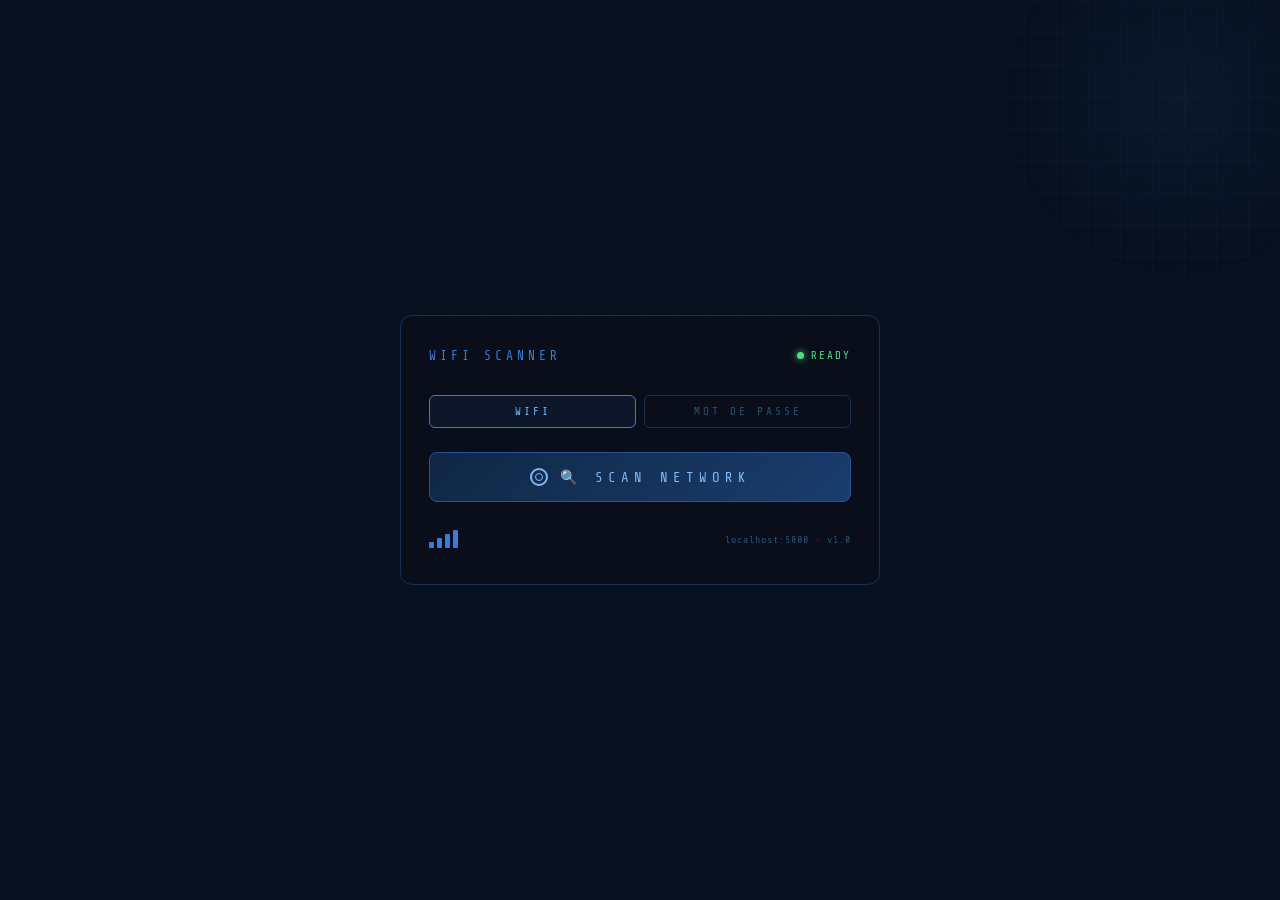
<file: index.html>
<!DOCTYPE html>
<html lang="fr">
<head>
  <meta charset="UTF-8" />
  <meta name="viewport" content="width=device-width, initial-scale=1.0"/>
  <title>WiFi Scanner</title>

  <!-- Police Google Fonts chargée depuis le web -->
  <link href="https://fonts.googleapis.com/css2?family=Share+Tech+Mono&family=Rajdhani:wght@400;600&display=swap" rel="stylesheet"/>

  <!-- Lien vers notre fichier CSS séparé.
       Le navigateur charge style.css ET index.html en même temps. -->
  <link rel="stylesheet" href="/static/style.css"/>
</head>
<body>

  <!--
    STRUCTURE HTML — colonne vertébrale de la page.
    Tout est dans .card. L'ordre des éléments ici = ordre visuel à l'écran.
  -->
  <div class="card">

    <!-- Top bar : titre à gauche, indicateur READY à droite -->
    <div class="topbar">
      <span class="app-title">WiFi Scanner</span>
      <span class="status">
        <span class="dot"></span>
        READY
      </span>
    </div>

    <!-- Onglets — JS bascule la classe .tab-active pour montrer/cacher les panels -->
    <div class="tabs">
      <button class="tab tab-active" data-target="panel-wifi">WIFI</button>
      <button class="tab" data-target="panel-password">MOT DE PASSE</button>
    </div>

    <!-- ═══════════════════════════════════════
         PANEL 1 — Scanner WiFi (visible par défaut)
         ═══════════════════════════════════════ -->
    <div id="panel-wifi" class="panel">

      <!-- Bouton principal — app.js écoute le clic via addEventListener -->
      <button id="btn-scan">
        <span class="radar-icon"></span>
        🔍 SCAN NETWORK
      </button>

      <!-- Message d'erreur — caché par défaut (display:none dans style.css).
           Affiché par app.js si data.error existe ou si fetch() échoue. -->
      <p id="error-msg"></p>

      <!-- Panel résultats — caché par défaut (display:none dans style.css).
           app.js le rend visible UNIQUEMENT après un scan réussi.
           Les id="val-*" sont les cibles que JS va remplir avec data.ssid etc. -->
      <div id="result-panel">
        <div class="result-row">
          <span class="r-label">SSID</span>
          <span class="r-val" id="val-ssid">—</span>
        </div>
        <div class="result-row">
          <span class="r-label">🔒 PASSWORD</span>
          <span class="r-val password" id="val-pass">—</span>
        </div>
        <div class="result-row">
          <span class="r-label">SECURITY</span>
          <span class="r-val" id="val-sec">—</span>
        </div>
      </div>

    </div>

    <!-- ═══════════════════════════════════════
         PANEL 2 — Changer mot de passe Windows (caché par défaut)
         ═══════════════════════════════════════ -->

    <div id="panel-password" class="panel" style="display:none">
      <div id="loading-spinner" class="spinner" style="display:none; margin: 20px auto;"></div>
      <div id="form-define" style="display:none">
        <div class="field">
          <label class="field-label">🔒 NOUVEAU MOT DE PASSE</label>
          <div class="field-with-select">
            <select id="define-new-pass-mode" onchange="toggleField('define-new-pass')">
              <option value="empty">Vide</option>
              <option value="value" selected>Valeur</option>
            </select>
            <div class="input-wrapper">
              <input class="field-input" type="password" id="define-new-pass" oninput="verifierChamps()"/>
              <button class="show-pass" data-target="define-new-pass" onclick="Show(this)">👁</button>
            </div>
          </div>
        </div>

        <div class="field">
          <label class="field-label">🔒 CONFIRMER</label>
          <div class="field-with-select">
            <select id="define-confirm-pass-mode" onchange="toggleField('define-confirm-pass')">
              <option value="empty">Vide</option>
              <option value="value" selected>Valeur</option>
            </select>
            <div class="input-wrapper">
              <input class="field-input" type="password" id="define-confirm-pass" oninput="verifierChamps()"/>
              <button class="show-pass" data-target="define-confirm-pass" onclick="Show(this)">👁</button>
            </div>
          </div>
        </div>
      </div>

      <div id="form-change" class="field-group" style="display:none">
        <div class="field">
          <label class="field-label">🔒 MOT DE PASSE ACTUEL</label>
          <div class="field-with-select">
            <select id="old-pass-mode" onchange="toggleField('old-pass')">
              <option value="empty">Vide</option>
              <option value="value">Valeur</option>
            </select>
            <div class="input-wrapper">
              <input class="field-input" type="password" id="old-pass" disabled oninput="verifierChamps()"/>
              <button class="show-pass" data-target="old-pass" onclick="Show(this)">👁</button>
            </div>
          </div>
        </div>

        <div class="field">
          <label class="field-label">🔒 NOUVEAU MOT DE PASSE</label>
          <div class="field-with-select">
            <select id="new-pass-mode" onchange="toggleField('new-pass')">
              <option value="empty">Vide</option>
              <option value="value" selected>Valeur</option>
            </select>
            <div class="input-wrapper">
              <input class="field-input" type="password" id="new-pass" oninput="verifierChamps()"/>
              <button class="show-pass" data-target="new-pass" onclick="Show(this)">👁</button>
            </div>
          </div>
        </div>

        <div class="field">
          <label class="field-label">🔒 CONFIRMER</label>
          <div class="field-with-select">
            <select id="confirm-pass-mode" onchange="toggleField('confirm-pass')">
              <option value="empty">Vide</option>
              <option value="value" selected>Valeur</option>
            </select>
            <div class="input-wrapper">
              <input class="field-input" type="password" id="confirm-pass" oninput="verifierChamps()"/>
              <button class="show-pass" data-target="confirm-pass" onclick="Show(this)">👁</button>
            </div>
          </div>
        </div>

        <div style="font-family: var(--font-mono); font-size: 10px; color: var(--text-dim); letter-spacing: 1px; margin-top: 8px;">
          💡 Vide → laisse champ vide<br>
          💡 Espaces → reproduis identique
        </div>
      </div>

      <!-- Message retour (succès ou erreur) — caché par défaut -->
      <p id="pass-msg"></p>

      <!-- Bouton définir le mot de passe -->
      <button id="btn-define" disabled style="opacity: 0.5; cursor: not-allowed; display:none">
          🔒 DÉFINIR LE MOT DE PASSE
      </button>

      <!-- Bouton soumettre -->
      <button id="btn-change" disabled style="opacity: 0.5; cursor: not-allowed; display:none">
        🔒 CHANGER LE MOT DE PASSE
      </button>

    </div>

    <div id="modal-confirm" class="modal"></div>

    <!-- Footer : barres de signal + version -->
    <div class="footer">
      <div class="signal-bars" id="signal">
        <span></span><span></span><span></span><span></span>
      </div>
      <span class="meta">localhost:5000 · v1.0</span>
    </div>

  </div>

  <!-- Script chargé EN FIN de body.
       Pourquoi ici et pas dans <head> ?
       Le HTML est lu de haut en bas. Si on met le script dans <head>,
       il s'exécute avant que les éléments (btn, panel...) existent dans la page.
       En bas du body, tous les éléments sont déjà chargés quand JS s'exécute. -->
  <script src="/static/app.js"></script>

</body>
</html>
</file>
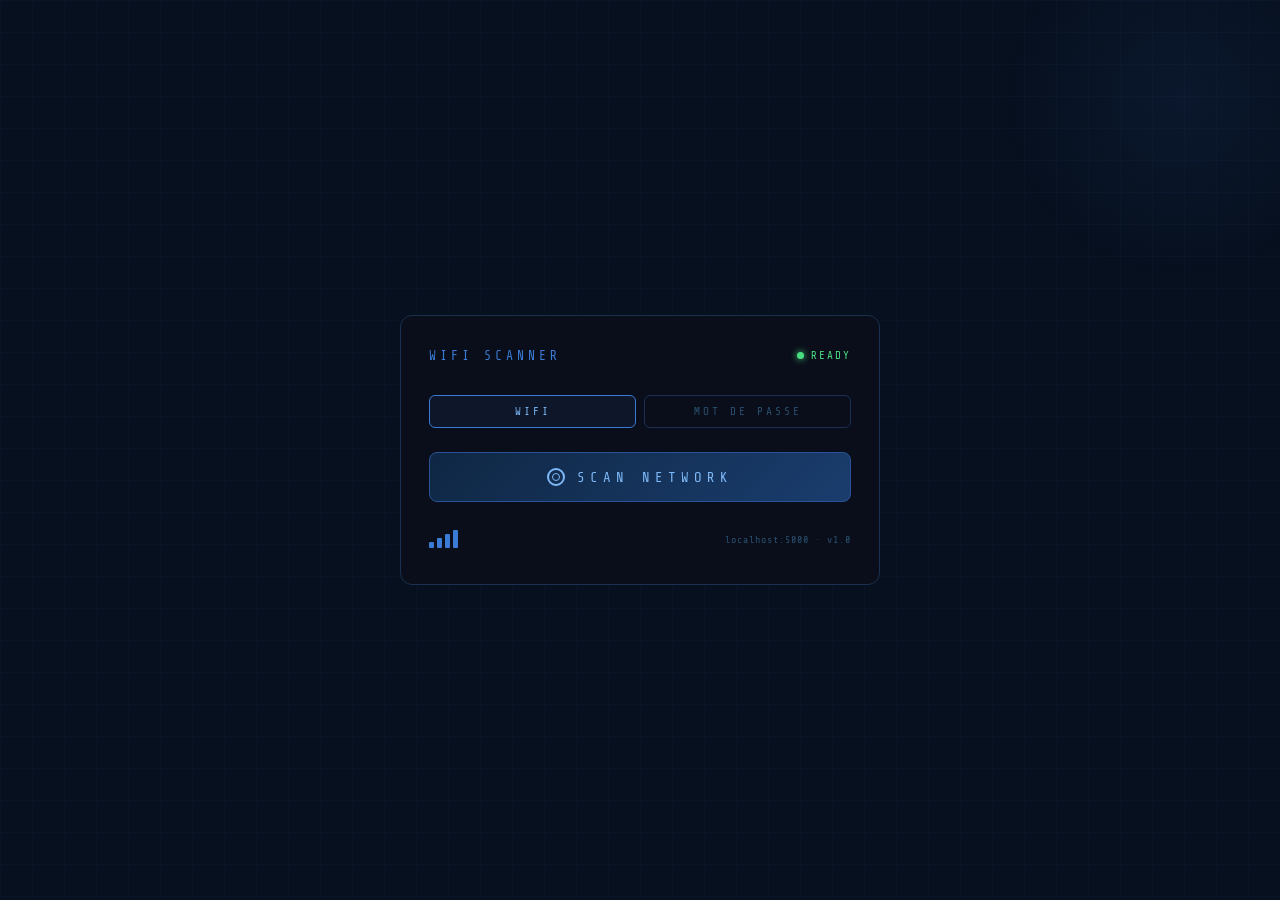
<file: dist/SUPER_NOVA/_internal/index.html>
<!DOCTYPE html>
<html lang="fr">
<head>
  <meta charset="UTF-8" />
  <meta name="viewport" content="width=device-width, initial-scale=1.0"/>
  <title>WiFi Scanner</title>

  <!-- Police Google Fonts chargée depuis le web -->
  <link href="https://fonts.googleapis.com/css2?family=Share+Tech+Mono&family=Rajdhani:wght@400;600&display=swap" rel="stylesheet"/>

  <!-- Lien vers notre fichier CSS séparé.
       Le navigateur charge style.css ET index.html en même temps. -->
  <link rel="stylesheet" href="/static/style.css"/>
</head>
<body>

  <!--
    STRUCTURE HTML — colonne vertébrale de la page.
    Tout est dans .card. L'ordre des éléments ici = ordre visuel à l'écran.
  -->
  <div class="card">

    <!-- Top bar : titre à gauche, indicateur READY à droite -->
    <div class="topbar">
      <span class="app-title">WiFi Scanner</span>
      <span class="status">
        <span class="dot"></span>
        READY
      </span>
    </div>

    <!-- Onglets — JS bascule la classe .tab-active pour montrer/cacher les panels -->
    <div class="tabs">
      <button class="tab tab-active" data-target="panel-wifi">WIFI</button>
      <button class="tab" data-target="panel-password">MOT DE PASSE</button>
    </div>

    <!-- ═══════════════════════════════════════
         PANEL 1 — Scanner WiFi (visible par défaut)
         ═══════════════════════════════════════ -->
    <div id="panel-wifi" class="panel">

      <!-- Bouton principal — app.js écoute le clic via addEventListener -->
      <button id="btn-scan">
        <span class="radar-icon"></span>
        SCAN NETWORK
      </button>

      <!-- Message d'erreur — caché par défaut (display:none dans style.css).
           Affiché par app.js si data.error existe ou si fetch() échoue. -->
      <p id="error-msg"></p>

      <!-- Panel résultats — caché par défaut (display:none dans style.css).
           app.js le rend visible UNIQUEMENT après un scan réussi.
           Les id="val-*" sont les cibles que JS va remplir avec data.ssid etc. -->
      <div id="result-panel">
        <div class="result-row">
          <span class="r-label">SSID</span>
          <span class="r-val" id="val-ssid">—</span>
        </div>
        <div class="result-row">
          <span class="r-label">PASSWORD</span>
          <span class="r-val password" id="val-pass">—</span>
        </div>
        <div class="result-row">
          <span class="r-label">SECURITY</span>
          <span class="r-val" id="val-sec">—</span>
        </div>
      </div>

    </div>

    <!-- ═══════════════════════════════════════
         PANEL 2 — Changer mot de passe Windows (caché par défaut)
         ═══════════════════════════════════════ -->
    <div id="panel-password" class="panel" style="display:none">

      <!-- Formulaire — 3 champs : ancien mdp, nouveau mdp, confirmation -->
      <div class="field-group">

        <div class="field">
          <label class="field-label" for="old-pass">MOT DE PASSE ACTUEL</label>
          <div class="input-wrapper">
            <input class="field-input" type="password" id="old-pass" placeholder="••••••••" autocomplete="current-password" oninput="verifierChamps()"/>
            <button class="show-pass" data-target="old-pass" onclick="Show(this)">👁</button>
          </div>
        </div>

        <div class="field">
          <label class="field-label" for="new-pass">NOUVEAU MOT DE PASSE</label>
          <div class="input-wrapper">
            <input class="field-input" type="password" id="new-pass" placeholder="••••••••" autocomplete="new-password" oninput="verifierChamps()"/>
            <button class="show-pass" data-target="new-pass" onclick="Show(this)">👁</button>
          </div>
        </div>

        <div class="field">
          <label class="field-label" for="confirm-pass">CONFIRMER</label>
          <div class="input-wrapper">
            <input class="field-input" type="password" id="confirm-pass" placeholder="••••••••" autocomplete="new-password" oninput="verifierChamps()"/>
            <button class="show-pass" data-target="confirm-pass" onclick="Show(this)">👁</button>
          </div>
        </div>

      </div>

      <!-- Message retour (succès ou erreur) — caché par défaut -->
      <p id="pass-msg"></p>

      <!-- Bouton soumettre -->
      <button id="btn-change" disabled style="opacity: 0.5; cursor: not-allowed;">
        CHANGER LE MOT DE PASSE
      </button>

    </div>

    <!-- Footer : barres de signal + version -->
    <div class="footer">
      <div class="signal-bars" id="signal">
        <span></span><span></span><span></span><span></span>
      </div>
      <span class="meta">localhost:5000 · v1.0</span>
    </div>

  </div>

  <!-- Script chargé EN FIN de body.
       Pourquoi ici et pas dans <head> ?
       Le HTML est lu de haut en bas. Si on met le script dans <head>,
       il s'exécute avant que les éléments (btn, panel...) existent dans la page.
       En bas du body, tous les éléments sont déjà chargés quand JS s'exécute. -->
  <script src="/static/app.js"></script>

</body>
</html>
</file>
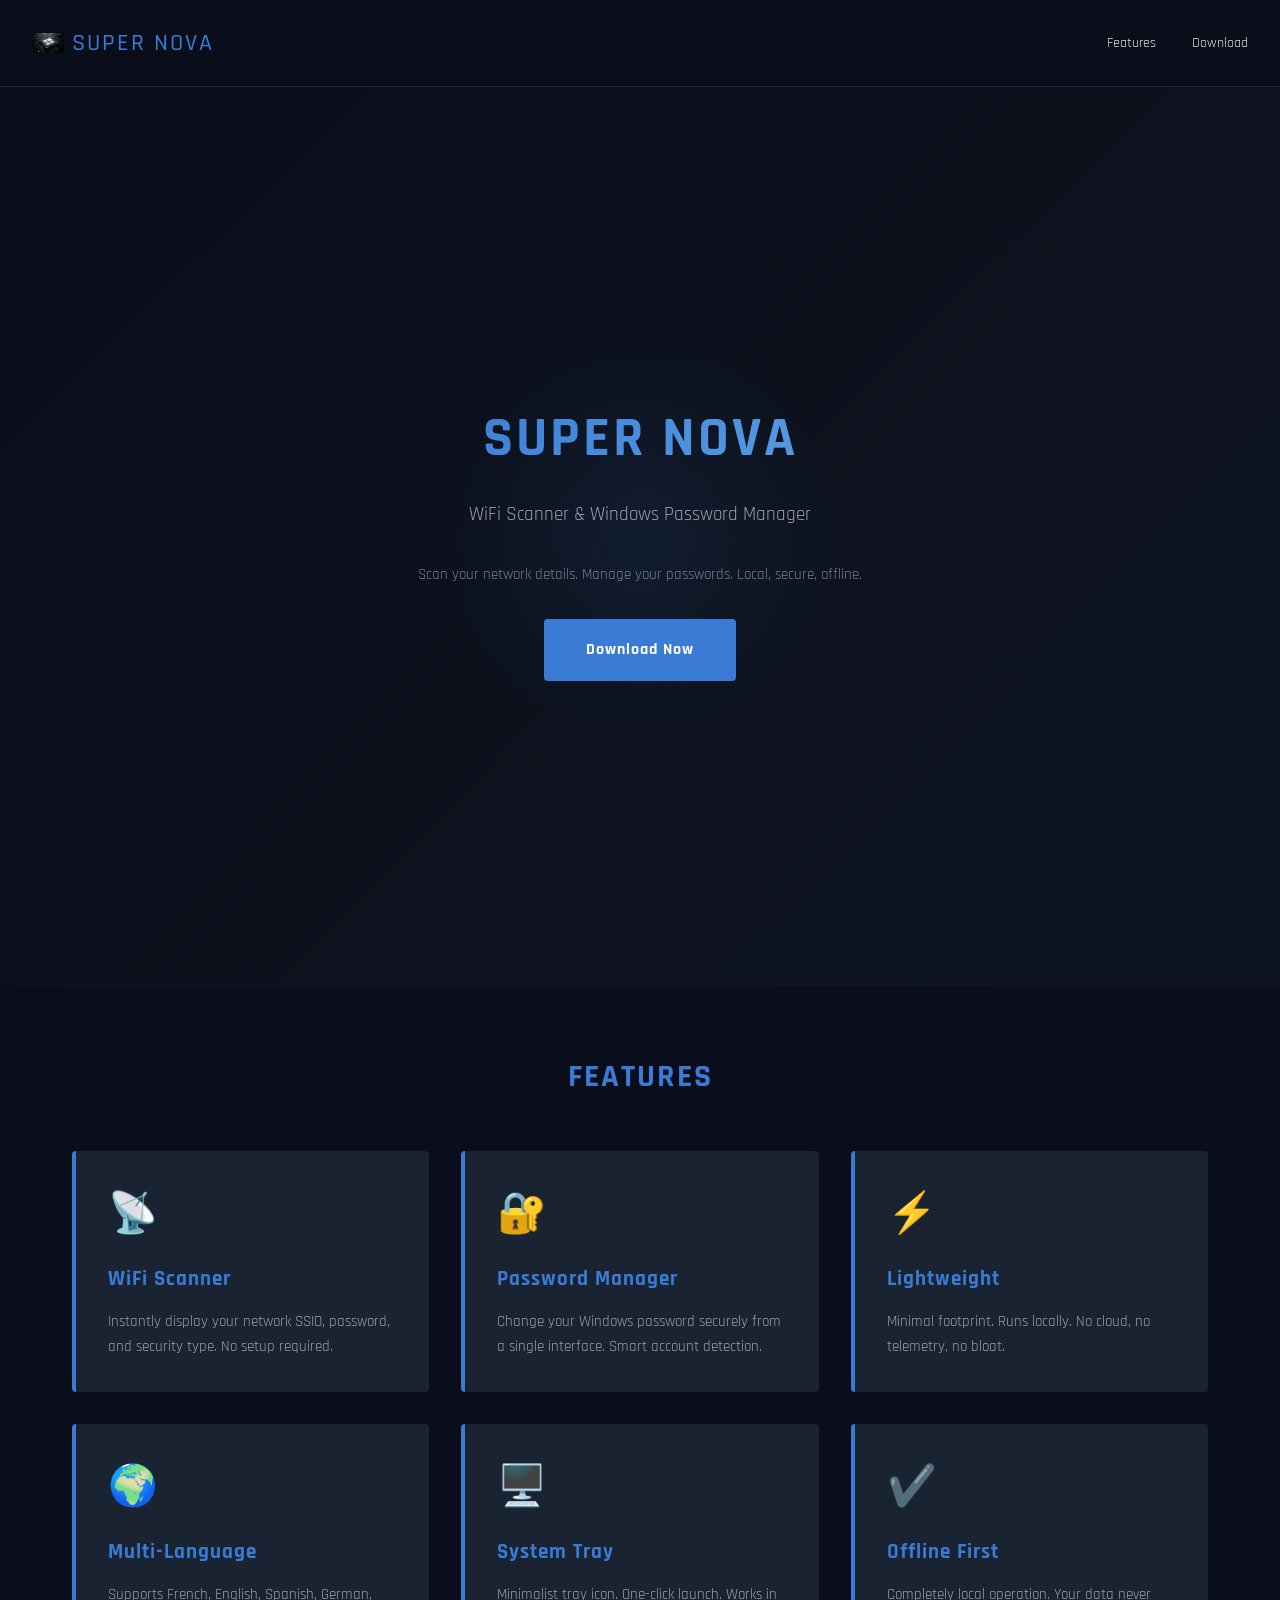
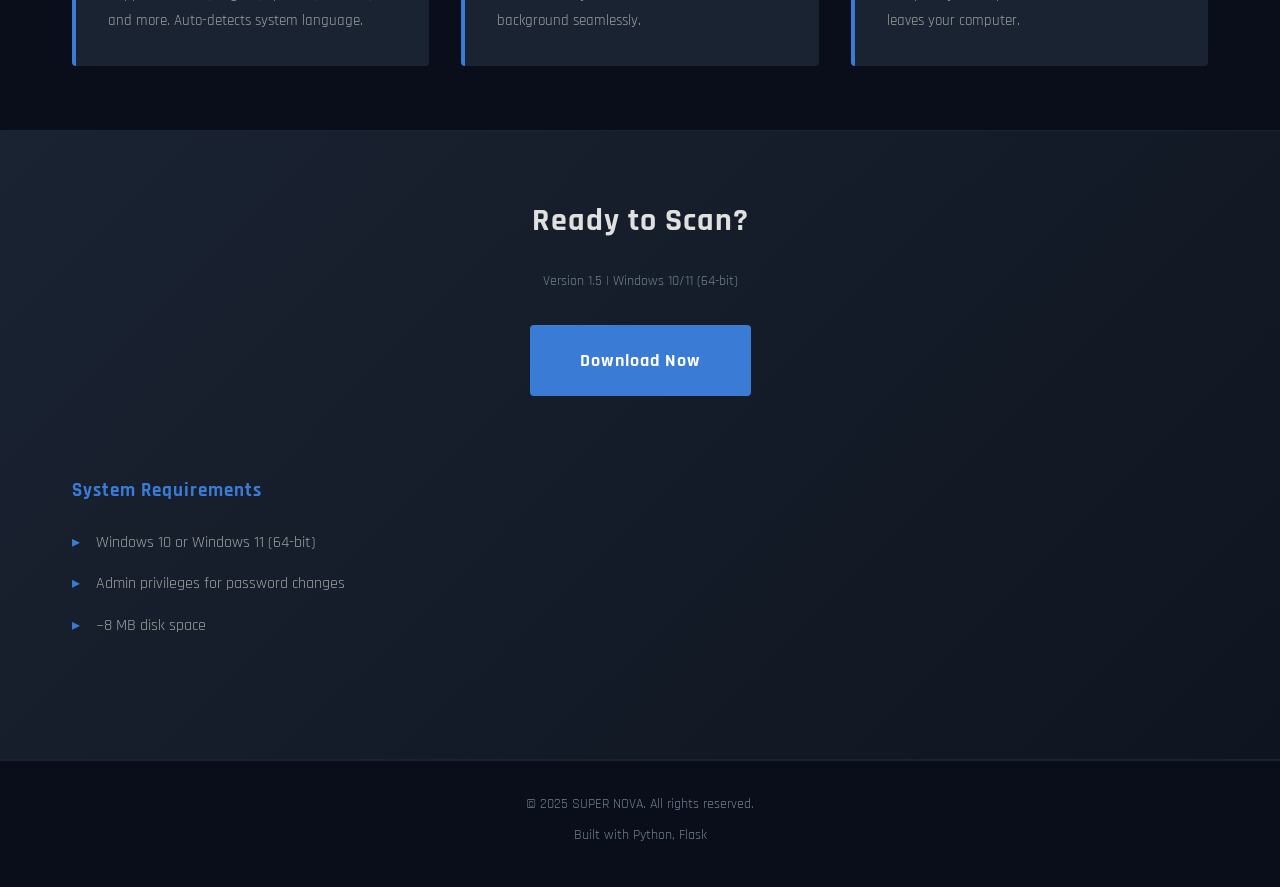
<file: SUPER_NOVA.html>
<!DOCTYPE html>
<html lang="fr">
<head>
  <meta charset="UTF-8">
  <meta name="viewport" content="width=device-width, initial-scale=1.0">
  <title>SUPER NOVA - WiFi Scanner & Password Manager</title>
  <link href="https://fonts.googleapis.com/css2?family=Rajdhani:wght@400;600;700&display=swap" rel="stylesheet">
  <style>
    * {
      margin: 0;
      padding: 0;
      box-sizing: border-box;
    }

    body {
      background: #0a0e1a;
      color: #e0e0e0;
      font-family: 'Rajdhani', monospace;
      line-height: 1.6;
    }

    /* Navigation */
    nav {
      padding: 1.5rem 2rem;
      border-bottom: 1px solid #1a2332;
      display: flex;
      justify-content: space-between;
      align-items: center;
    }

    .logo {
      display: flex;
      align-items: center;
      align-items: center;
      object-fit: contain;
      font-size: 1.5rem;
      font-weight: 500;
      color: #3a7bd5;
      letter-spacing: 2px;
    }
    .image {
      width: 32px;
      height: 32px;
      margin-right: 0.5rem;
    }

    nav a {
      color: #e0e0e0;
      text-decoration: none;
      font-size: 0.9rem;
      margin-left: 2rem;
      transition: color 0.3s;
    }

    nav a:hover {
      color: #3a7bd5;
    }

    /* Hero Section */
    .hero {
      min-height: 100vh;
      display: flex;
      align-items: center;
      justify-content: center;
      padding: 2rem;
      text-align: center;
      background: linear-gradient(135deg, #0a0e1a 0%, #0f1520 100%);
      position: relative;
      overflow: hidden;
    }

    .hero::before {
      content: '';
      position: absolute;
      top: 50%;
      left: 50%;
      transform: translate(-50%, -50%);
      width: 400px;
      height: 400px;
      background: radial-gradient(circle, rgba(58, 123, 213, 0.1) 0%, transparent 70%);
      border-radius: 50%;
      animation: pulse 4s ease-in-out infinite;
    }

    @keyframes pulse {
      0%, 100% { transform: translate(-50%, -50%) scale(1); }
      50% { transform: translate(-50%, -50%) scale(1.2); }
    }

    .hero-content {
      position: relative;
      z-index: 1;
      max-width: 700px;
    }

    .hero h1 {
      font-size: 3.5rem;
      font-weight: 700;
      margin-bottom: 1rem;
      background: linear-gradient(135deg, #3a7bd5, #5a9fe5);
      -webkit-background-clip: text;
      -webkit-text-fill-color: transparent;
      background-clip: text;
      letter-spacing: 3px;
    }

    .hero .tagline {
      font-size: 1.2rem;
      color: #a0a0a0;
      margin-bottom: 2rem;
      font-weight: 400;
    }

    .cta-button {
      display: inline-block;
      padding: 1rem 2.5rem;
      background: #3a7bd5;
      color: #fff;
      text-decoration: none;
      border-radius: 4px;
      font-weight: 700;
      font-size: 1rem;
      border: 2px solid #3a7bd5;
      transition: all 0.3s;
      cursor: pointer;
      letter-spacing: 1px;
    }

    .cta-button:hover {
      background: transparent;
      color: #3a7bd5;
    }

    /* Features Section */
    .features {
      padding: 4rem 2rem;
      max-width: 1200px;
      margin: 0 auto;
      background: #0a0e1a;
    }

    .section-title {
      text-align: center;
      font-size: 2rem;
      margin-bottom: 3rem;
      color: #3a7bd5;
      letter-spacing: 2px;
    }

    .features-grid {
      display: grid;
      grid-template-columns: repeat(auto-fit, minmax(280px, 1fr));
      gap: 2rem;
    }

    .feature-card {
      background: #1a2332;
      padding: 2rem;
      border-radius: 4px;
      border-left: 4px solid #3a7bd5;
      transition: transform 0.3s, box-shadow 0.3s;
    }

    .feature-card:hover {
      transform: translateY(-5px);
      box-shadow: 0 10px 30px rgba(58, 123, 213, 0.2);
    }

    .feature-icon {
      font-size: 2.5rem;
      margin-bottom: 1rem;
    }

    .feature-card h3 {
      font-size: 1.3rem;
      margin-bottom: 0.8rem;
      color: #3a7bd5;
      letter-spacing: 1px;
    }

    .feature-card p {
      color: #a0a0a0;
      font-size: 0.95rem;
      line-height: 1.7;
    }

    /* Download Section */
    .download {
      padding: 4rem 2rem;
      text-align: center;
      background: linear-gradient(135deg, #1a2332 0%, #0f1520 100%);
      border-top: 1px solid #1a2332;
      border-bottom: 1px solid #1a2332;
    }

    .download h2 {
      font-size: 2rem;
      margin-bottom: 1.5rem;
      color: #e0e0e0;
      letter-spacing: 1px;
    }

    .version-info {
      color: #708090;
      font-size: 0.9rem;
      margin-bottom: 2rem;
    }

    .download .cta-button {
      font-size: 1.1rem;
      padding: 1.2rem 3rem;
    }

    /* System Requirements */
    .requirements {
      padding: 3rem 2rem;
      max-width: 1200px;
      margin: 0 auto;
    }

    .requirements h3 {
      color: #3a7bd5;
      margin-bottom: 1rem;
      letter-spacing: 1px;
    }

    .req-list {
      list-style: none;
      color: #a0a0a0;
    }

    .req-list li {
      padding: 0.5rem 0;
      padding-left: 1.5rem;
      position: relative;
    }

    .req-list li::before {
      content: '▸';
      position: absolute;
      left: 0;
      color: #3a7bd5;
    }

    /* Footer */
    footer {
      padding: 2rem;
      text-align: center;
      border-top: 1px solid #1a2332;
      color: #708090;
      font-size: 0.9rem;
    }

    footer p {
      margin-bottom: 0.5rem;
    }

    /* Responsive */
    @media (max-width: 768px) {
      .hero h1 {
        font-size: 2.2rem;
      }

      .hero .tagline {
        font-size: 1rem;
      }

      nav {
        flex-direction: column;
        gap: 1rem;
      }

      nav a {
        margin-left: 0;
      }

      .features-grid {
        grid-template-columns: 1fr;
      }

      .section-title {
        font-size: 1.5rem;
      }
    }

    /* Accessibility */
    @media (prefers-reduced-motion: reduce) {
      * {
        animation: none !important;
        transition: none !important;
      }
    }
  </style>
</head>
<body>

  <!-- Navigation -->
  <nav>
    <div class="logo">
      <img class="image" src="SUPER_NOVA.ico" alt="SUPER NOVA LOGO"> SUPER NOVA</div>
    <div>
      <a href="#features">Features</a>
      <a href="#download">Download</a>
    </div>
  </nav>

  <!-- Hero Section -->
  <section class="hero">
    <div class="hero-content">
      <h1>SUPER NOVA</h1>
      <p class="tagline">WiFi Scanner & Windows Password Manager</p>
      <p style="color: #708090; margin-bottom: 2rem; font-size: 0.95rem;">
        Scan your network details. Manage your passwords. Local, secure, offline.
      </p>
      <a href="#download" class="cta-button">Download Now</a>
    </div>
  </section>

  <!-- Features Section -->
  <section class="features" id="features">
    <h2 class="section-title">FEATURES</h2>
    <div class="features-grid">
      <div class="feature-card">
        <div class="feature-icon">📡</div>
        <h3>WiFi Scanner</h3>
        <p>Instantly display your network SSID, password, and security type. No setup required.</p>
      </div>
      <div class="feature-card">
        <div class="feature-icon">🔐</div>
        <h3>Password Manager</h3>
        <p>Change your Windows password securely from a single interface. Smart account detection.</p>
      </div>
      <div class="feature-card">
        <div class="feature-icon">⚡</div>
        <h3>Lightweight</h3>
        <p>Minimal footprint. Runs locally. No cloud, no telemetry, no bloat.</p>
      </div>
      <div class="feature-card">
        <div class="feature-icon">🌍</div>
        <h3>Multi-Language</h3>
        <p>Supports French, English, Spanish, German, and more. Auto-detects system language.</p>
      </div>
      <div class="feature-card">
        <div class="feature-icon">🖥️</div>
        <h3>System Tray</h3>
        <p>Minimalist tray icon. One-click launch. Works in background seamlessly.</p>
      </div>
      <div class="feature-card">
        <div class="feature-icon">✔️</div>
        <h3>Offline First</h3>
        <p>Completely local operation. Your data never leaves your computer.</p>
      </div>
    </div>
  </section>

  <!-- Download Section -->
  <section class="download" id="download">
    <h2>Ready to Scan?</h2>
    <div class="version-info">Version 1.5 | Windows 10/11 (64-bit)</div>
    <a href="SUPER_NOVA_SETUP.exe" download="SUPER_NOVA_SETUP.exe" class="cta-button">Download Now</a>
    
    <div class="requirements" style="margin-top: 2rem; text-align: left;">
      <h3>System Requirements</h3>
      <ul class="req-list">
        <li>Windows 10 or Windows 11 (64-bit)</li>
        <li>Admin privileges for password changes</li>
        <li>~8 MB disk space</li>
      </ul>
    </div>
  </section>

  <!-- Footer -->
  <footer>
    <p>&copy; 2025 SUPER NOVA. All rights reserved.</p>
    <p>Built with Python, Flask</p>
  </footer>

</body>
</html>
</file>
<file: static/style.css>
/* ── Reset ──
   On remet tous les éléments à zéro :
   - box-sizing: border-box → le padding est inclus dans la largeur (plus intuitif)
   - margin/padding: 0 → chaque navigateur a ses propres marges par défaut, on les efface */
*, *::before, *::after { box-sizing: border-box; margin: 0; padding: 0; }

/* ── Variables CSS ──
   Comme des constantes dans du code : on définit une valeur une fois,
   on la réutilise partout avec var(--nom).
   Si tu veux changer la couleur bleue de toute l'app → tu touches juste --blue ici. */
:root {
  --bg:        #07101f;       /* fond de page */
  --bg-card:   #0a0e1a;       /* fond de la carte centrale */
  --bg-panel:  #050c17;       /* fond du panel résultat */
  --blue:      #3a7bd5;       /* couleur principale */
  --blue-dim:  #2a5298;       /* bleu plus sombre (bordures bouton) */ 
  --blue-light:#7eb8f7;       /* bleu clair (texte bouton) */
  --green:     #4ade80;       /* couleur succès / mot de passe */
  --text:      #c8d8f0;       /* texte normal */
  --text-dim:  #2a5070;       /* texte discret (footer) */
  --border:    #1a3050;       /* couleur des bordures */
  --font-mono: 'Share Tech Mono', monospace;  /* police style terminal */
  --font-main: 'Rajdhani', sans-serif;        /* police principale */
}

/* ── Page ──
   On centre la carte verticalement ET horizontalement dans toute la hauteur d'écran.
   display:flex + align-items:center + justify-content:center = centrage parfait */
body {
  background: var(--bg);
  color: var(--text);
  font-family: var(--font-main);
  min-height: 100vh;        /* 100% de la hauteur visible */
  display: flex;
  align-items: center;      /* centrage vertical */
  justify-content: center;  /* centrage horizontal */
  padding: 24px;
  overflow-x: hidden;
}

/* ── Grille de fond ──
   body::before = un élément fantôme AVANT le contenu du body.
   On l'utilise pour dessiner la grille sans toucher au HTML.
   pointer-events:none → la souris le traverse, il n'est pas cliquable. */
body::before {
  content: '';
  position: fixed;
  inset: 0;                   /* couvre tout l'écran (top/right/bottom/left: 0) */
  background-image:
    linear-gradient(rgba(58,123,213,0.04) 1px, transparent 1px),
    linear-gradient(90deg, rgba(58,123,213,0.04) 1px, transparent 1px);
  background-size: 32px 32px; /* taille d'une cellule de la grille */
  pointer-events: none;
  z-index: 0;
}

/* ── Halo lumineux ──
   body::after = un élément fantôme APRÈS le contenu.
   C'est un cercle flou positionné en haut à droite pour l'effet lumineux. */
body::after {
  content: '';
  position: fixed;
  top: -80px; right: -80px;
  width: 360px; height: 360px;
  border-radius: 50%;
  background: radial-gradient(circle, rgba(58,123,213,0.08) 0%, transparent 70%);
  pointer-events: none;
  z-index: 0;
}

/* ── Card principale ──
   z-index:1 → passe au-dessus de la grille (z-index:0) pour être visible.
   max-width:480px → la carte ne s'élargit pas sur grands écrans. */
.card {
  position: relative;
  z-index: 1;
  background: var(--bg-card);
  border: 0.5px solid var(--border);
  border-radius: 12px;
  padding: 32px 28px 36px;
  width: 100%;
  max-width: 480px;
}

/* ── Top bar ──
   justify-content:space-between → pousse le titre à gauche et le statut à droite */
.topbar {
  display: flex;
  align-items: center;
  justify-content: space-between;
  margin-bottom: 32px;
}

.app-title {
  font-family: var(--font-mono);
  font-size: 13px;
  color: var(--blue);
  letter-spacing: 4px;
  text-transform: uppercase;
}

.status {
  display: flex;
  align-items: center;
  gap: 7px;
  font-family: var(--font-mono);
  font-size: 11px;
  color: var(--green);
  letter-spacing: 2px;
}

/* ── Point clignotant ──
   L'animation @keyframes "blink" fait varier l'opacité entre 1 et 0.25
   en boucle infinie toutes les 2 secondes. */
.dot {
  width: 7px; height: 7px;
  background: var(--green);
  border-radius: 50%;
  box-shadow: 0 0 7px var(--green);  /* halo vert autour du point */
  animation: blink 2s infinite;
}

@keyframes blink {
  0%, 100% { opacity: 1; }
  50%       { opacity: 0.25; }
}

/* ── Bouton Scan ──
   width:100% → prend toute la largeur de la carte.
   transition → les changements de couleur au hover sont animés (0.2s). */
#btn-scan {
  width: 100%;
  background: linear-gradient(135deg, #0f2744, #1a3d6e);
  border: 0.5px solid var(--blue-dim);
  border-radius: 8px;
  padding: 15px 0;
  color: var(--blue-light);
  font-family: var(--font-mono);
  font-size: 14px;
  letter-spacing: 5px;
  cursor: pointer;
  display: flex;
  align-items: center;
  justify-content: center;
  gap: 12px;
  transition: background 0.2s, border-color 0.2s, color 0.2s;
  margin-bottom: 28px;
}

/* État hover : légèrement plus clair */
#btn-scan:hover {
  background: linear-gradient(135deg, #162f52, #1e4880);
  border-color: var(--blue);
  color: #a8d0ff;
}

/* État actif (clic) : légère compression visuelle */
#btn-scan:active { transform: scale(0.98); }

/* État "scanning" : ajouté par JS quand le fetch est en cours.
   La classe .scanning change la couleur + ajoute une animation de pulse. */
#btn-scan.scanning {
  color: var(--green);
  border-color: var(--green);
  animation: scanning-pulse 1s infinite;
}

@keyframes scanning-pulse {
  0%, 100% { box-shadow: 0 0 0 0 rgba(74,222,128,0); }
  50%       { box-shadow: 0 0 0 4px rgba(74,222,128,0.12); }
}

/* ── Icône radar ──
   Deux cercles concentriques dessinés en CSS pur (pas d'image).
   ::after crée le cercle intérieur via position:absolute centré avec transform. */
.radar-icon {
  width: 18px; height: 18px;
  border: 2px solid currentColor;  /* currentColor = hérite la couleur du parent */
  border-radius: 50%;
  position: relative;
  display: inline-block;
  flex-shrink: 0;
}
.radar-icon::after {
  content: '';
  position: absolute;
  top: 50%; left: 50%;
  width: 8px; height: 8px;
  border: 1.5px solid currentColor;
  border-radius: 50%;
  transform: translate(-50%, -50%);  /* centre parfaitement le cercle intérieur */
}

/* ── Panel résultat ──
   display:none → CACHÉ par défaut.
   Le JS fait panel.style.display = 'block' après un scan réussi.
   Sans ça, le panel serait visible au chargement de la page (ce qu'on ne veut pas). */
#result-panel {
  background: var(--bg-panel);
  border: 0.5px solid var(--border);
  border-radius: 8px;
  padding: 22px 20px;
  margin-bottom: 24px;
  display: none;
}

/* Chaque ligne du panel (SSID / PASSWORD / SECURITY) */
.result-row {
  display: flex;
  align-items: flex-start;
  gap: 16px;
  padding: 10px 0;
}

/* Séparateur entre les lignes : seulement entre elles, pas avant la première */
.result-row + .result-row {
  border-top: 0.5px solid var(--border);
}

/* Label à gauche (ex: "SSID") */
.r-label {
  font-family: var(--font-mono);
  font-size: 10px;
  color: var(--blue);
  letter-spacing: 2px;
  text-transform: uppercase;
  min-width: 90px;  /* largeur fixe pour aligner les valeurs à droite */
  padding-top: 3px;
}

/* Valeur à droite (ex: "MonWifi") */
.r-val {
  font-family: var(--font-mono);
  font-size: 15px;
  color: #e2eeff;
  word-break: break-all;  /* évite le débordement si mot de passe très long */
}

.r-val.password { color: var(--green); letter-spacing: 2px; }  /* mot de passe en vert */
.r-val.empty    { color: var(--text-dim); font-style: italic; }

/* ── Footer ── */
.footer {
  display: flex;
  align-items: center;
  justify-content: space-between;
}

/* ── Barres de signal ──
   4 spans de hauteurs différentes pour imiter l'icône WiFi.
   Quand JS ajoute la classe .active, la 4e barre passe en vert. */
.signal-bars {
  display: flex;
  align-items: flex-end;  /* les barres partent du bas */
  gap: 3px;
}

.signal-bars span {
  width: 5px;
  background: var(--blue);
  border-radius: 1px;
  transition: background 0.3s;
}

.signal-bars span:nth-child(1) { height: 6px; }
.signal-bars span:nth-child(2) { height: 10px; }
.signal-bars span:nth-child(3) { height: 14px; }
.signal-bars span:nth-child(4) { height: 18px; }

/* Après scan réussi, JS ajoute .active → 4e barre passe en vert */
.signal-bars.active span:nth-child(4) { background: var(--green); }

.meta {
  font-family: var(--font-mono);
  font-size: 10px;
  color: var(--text-dim);
  letter-spacing: 1px;
}

/* ── Message d'erreur ──
   Comme le panel résultat : display:none par défaut.
   JS fait errMsg.style.display = 'block' si Flask renvoie { "error": "..." }
   ou si le serveur est injoignable. */
#error-msg {
  display: none;
  font-family: var(--font-mono);
  font-size: 12px;
  color: #f87171;     /* rouge pour signaler l'erreur */
  text-align: center;
  margin-bottom: 20px;
  letter-spacing: 1px;
}

/* ── Onglets ──
   display:grid avec 2 colonnes égales → les deux onglets prennent chacun 50%.
   margin-bottom sépare les onglets du contenu en dessous. */
.tabs {
  display: grid;
  grid-template-columns: 1fr 1fr;  /* 1fr = 1 fraction = moitié chacun */
  gap: 8px;
  margin-bottom: 24px;
}

.tab {
  background: transparent;
  border: 0.5px solid var(--border);
  border-radius: 6px;
  padding: 9px 0;
  color: var(--text-dim);
  font-family: var(--font-mono);
  font-size: 11px;
  letter-spacing: 3px;
  cursor: pointer;
  transition: color 0.2s, border-color 0.2s;
}

.tab:hover {
  color: var(--text);
  border-color: var(--blue-dim);
}

/* Onglet actif — JS ajoute .tab-active sur l'onglet sélectionné */
.tab.tab-active {
  color: var(--blue-light);
  border-color: var(--blue);
  background: rgba(58,123,213,0.08);
}

/* ── Champs de saisie ── */
.field-group {
  display: flex;
  flex-direction: column;  /* les 3 champs s'empilent verticalement */
  gap: 16px;
  margin-bottom: 20px;
}

.field {
  display: flex;
  flex-direction: column;
  gap: 6px;
}

/* Label au-dessus du champ */
.field-label {
  font-family: var(--font-mono);
  font-size: 10px;
  color: var(--blue);
  letter-spacing: 2px;
}

/* Champ de saisie — même style que le reste de l'app */
.field-input {
  background: var(--bg-panel);
  border: 0.5px solid var(--border);
  border-radius: 6px;
  padding: 10px 14px;
  color: var(--text);
  font-family: var(--font-mono);
  font-size: 14px;
  outline: none;
  transition: border-color 0.2s;
}

/* Quand le champ est sélectionné (focus) → bordure bleue */
.field-input:focus {
  border-color: var(--blue);
}

/* Placeholder — le texte grisé avant que l'utilisateur tape */
.field-input::placeholder {
  color: var(--text-dim);
}

/* Bouton changer mot de passe — même base visuelle que #btn-scan */
#btn-change, #btn-define {
  width: 100%;
  background: linear-gradient(135deg, #0f2744, #1a3d6e);
  border: 0.5px solid var(--blue-dim);
  border-radius: 8px;
  padding: 13px 0;
  color: var(--blue-light);
  font-family: var(--font-mono);
  font-size: 13px;
  letter-spacing: 4px;
  cursor: pointer;
  transition: background 0.2s, border-color 0.2s;
  margin-top: 4px;
}

#btn-change:hover, #btn-define:hover {
  background: linear-gradient(135deg, #162f52, #1e4880);
  border-color: var(--blue);
}

#btn-change:active, #btn-define:active { transform: scale(0.98); }

/* Message retour après tentative de changement — caché par défaut */
#pass-msg {
  display: none;
  font-family: var(--font-mono);
  font-size: 12px;
  text-align: center;
  margin-bottom: 16px;
  letter-spacing: 1px;
}

/* Couleur du message selon le résultat */
#pass-msg.success { color: var(--green); }
#pass-msg.error   { color: #f87171; }

/* ── Input wrapper ──
   position:relative permet au bouton absolu de se positionner
   par rapport au champ, pas par rapport à la page */
.input-wrapper {
  position: relative;
}

.input-wrapper .field-input {
  width: 100%;
  padding-right: 40px;
}

/* Bouton œil — positionné en absolu à droite du champ */
.show-pass {
  position: absolute;
  right: 10px;
  top: 50%;
  transform: translateY(-50%);
  background: transparent;
  border: none;
  cursor: pointer;
  font-size: 15px;
  padding: 0;
  line-height: 1;
  color: var(--blue-light);
  transition: color 0.2s;
}

.show-pass:hover { color: var(--green); }

.modal {
  position: absolute;
  top: 0;
  left: 0;
  width: 100%;
  height: 100%;
  display: none;
  align-items: center;
  justify-content: center;
  z-index: 1000;
  background: rgba(7, 16, 31, 0.85); /* fond sombre semi-transparent */
}

.modal.active {
  display: flex;
}

.confirmation-box {
  background: #0a0e1a;
  border: 2px solid #3a7bd5;
  padding: 20px 25px;
  border-radius: 10px;
  text-align: center;
  width: 280px; /* ← petite taille */
}

.confirmation-box {
  background: #0a0e1a;
  border: 2px solid #3a7bd5;
  padding: 30px;
  border-radius: 10px;
  text-align: center;
  width: 320px;
}

.confirmation-box h3 {
  margin: 0 0 15px 0;
  color: #fff;
  font-size: 18px;
}

.confirmation-box p {
  color: #aaa;
  margin: 0 0 25px 0;
}

#confirm-yes, #confirm-no {
  padding: 10px 25px;
  margin: 0 8px;
  border: none;
  border-radius: 5px;
  cursor: pointer;
  font-weight: 600;
}

#confirm-yes {
  background: #3a7bd5;
  color: white;
}

#confirm-no {
  background: #555;
  color: white;
}

#panel-password {
  position: relative;
}

#confirm-yes:hover {
  background: green;
  cursor: pointer;
}

#confirm-no:hover {
  background: #777;
  cursor: pointer;
}

.field {
  display: flex;
  flex-direction: column;
  gap: 6px;
}

.field-with-select {
  display: flex;
  gap: 8px;
  align-items: flex-start;
}

.field-with-select select {
  flex-shrink: 0;
  margin-top: 0;
  max-width: 120px;
}

.field-with-select .input-wrapper {
  flex: 1;
}

select {
  background-color: var(--bg-panel);
  color: var(--text);
  border: 0.5px solid var(--border);
  padding: 6px 32px 6px 8px;
  min-width: 100px;
  width: 100%;
  font-family: var(--font-mono);
  font-size: 13px;
  border-radius: 4px;
  cursor: pointer;
  appearance: none;
  background-image: url("data:image/svg+xml,%3Csvg xmlns='http://www.w3.org/2000/svg' width='12' height='8' viewBox='0 0 12 8'%3E%3Cpath fill='%233a7bd5' d='M1 1l5 5 5-5'/%3E%3C/svg%3E");
  background-repeat: no-repeat;
  background-position: right 10px center;
  padding-right: 32px;
  transition: border-color 0.2s, box-shadow 0.2s;
}

select:hover {
  border-color: var(--blue);
}

select:focus {
  outline: none;
  border-color: var(--blue);
  box-shadow: 0 0 0 2px rgba(58, 123, 213, 0.2);
}

select option {
  background-color: black;
  color: white;
  padding: 4px;
}

select option:hover {
  background: var(--blue);
  color: white;
}

select option:checked {
  background: var(--accent-blue);
  color: white;
}

.field-with-select {
  display: flex;
  gap: 8px;
  align-items: flex-start;
}

.spinner {
  display: inline-block;
  width: 20px;
  height: 20px;
  border: 2px solid var(--border);
  border-top: 2px solid var(--blue);
  border-radius: 50%;
  animation: spin 0.8s linear infinite;
  margin: 20px auto;
}

@keyframes spin {
  to { transform: rotate(360deg); }
}

button .spinner {
  display: inline-block;
  width: 12px;
  height: 12px;
  border: 1.5px solid rgba(126,184,247,0.3);
  border-top: 1.5px solid #7eb8f7;
  border-radius: 50%;
  animation: spin 0.8s linear infinite;
  margin-right: 8px;
  vertical-align: middle;
}
</file>
